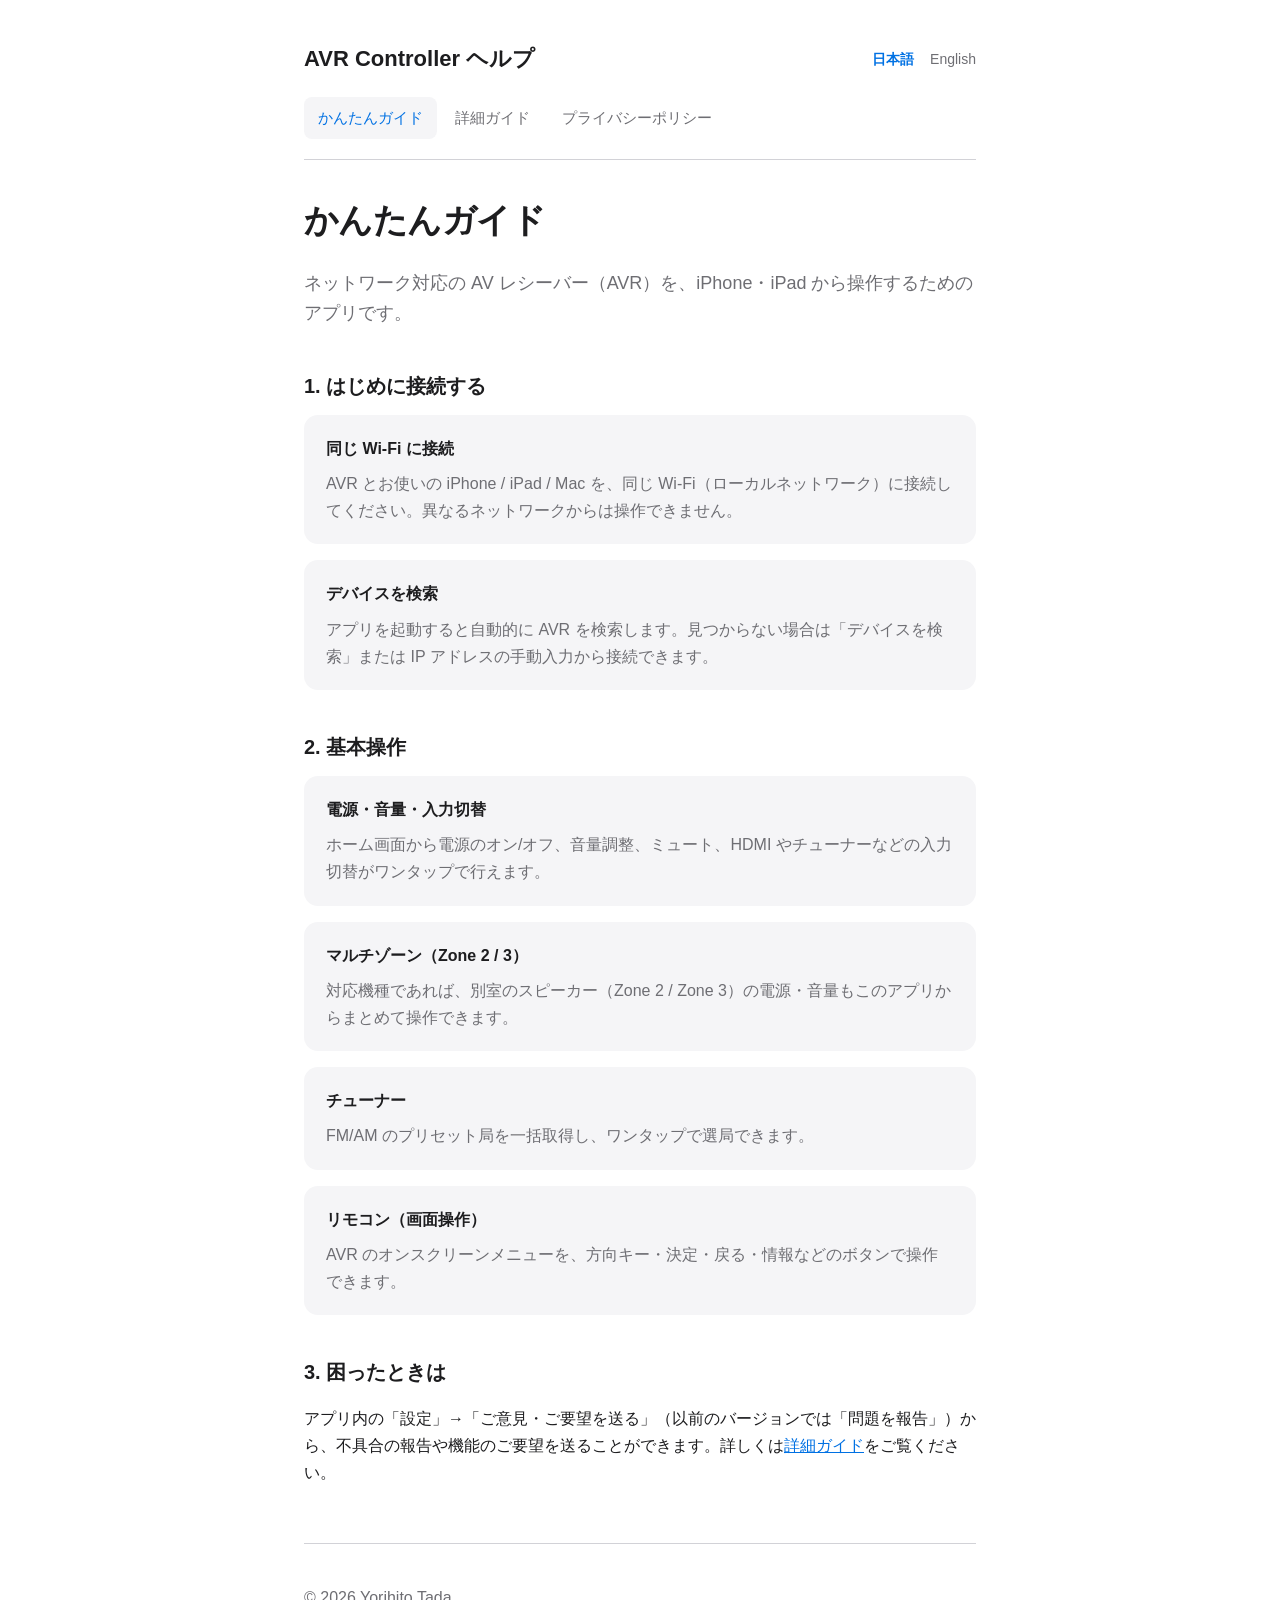
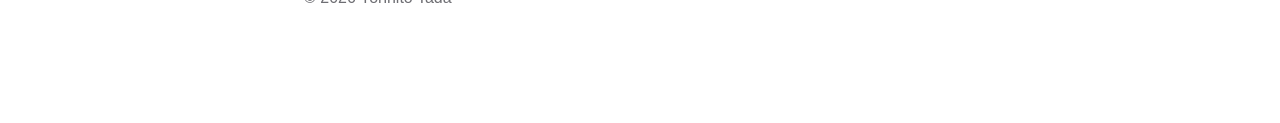
<file: help/index.html>
<!DOCTYPE html>
<html lang="ja">
<head>
<meta charset="UTF-8">
<meta name="viewport" content="width=device-width, initial-scale=1.0">
<title>使い方ガイド - AVR Controller</title>
<link rel="stylesheet" href="style.css">
</head>
<body>
<div class="wrap">
    <header class="site">
        <div class="title-row">
            <h1>AVR Controller ヘルプ</h1>
            <div class="lang-switch">
                <a href="index.html" class="current">日本語</a>
                <a href="en/index.html">English</a>
            </div>
        </div>
        <nav class="tabs">
            <a href="index.html" class="current">かんたんガイド</a>
            <a href="details.html">詳細ガイド</a>
            <a href="privacy.html">プライバシーポリシー</a>
        </nav>
    </header>

    <h1 class="page-title">かんたんガイド</h1>
    <p class="lede">ネットワーク対応の AV レシーバー（AVR）を、iPhone・iPad から操作するためのアプリです。</p>

    <h2>1. はじめに接続する</h2>
    <div class="card">
        <h3>同じ Wi-Fi に接続</h3>
        <p>AVR とお使いの iPhone / iPad / Mac を、同じ Wi-Fi（ローカルネットワーク）に接続してください。異なるネットワークからは操作できません。</p>
    </div>
    <div class="card">
        <h3>デバイスを検索</h3>
        <p>アプリを起動すると自動的に AVR を検索します。見つからない場合は「デバイスを検索」または IP アドレスの手動入力から接続できます。</p>
    </div>

    <h2>2. 基本操作</h2>
    <div class="card">
        <h3>電源・音量・入力切替</h3>
        <p>ホーム画面から電源のオン/オフ、音量調整、ミュート、HDMI やチューナーなどの入力切替がワンタップで行えます。</p>
    </div>
    <div class="card">
        <h3>マルチゾーン（Zone 2 / 3）</h3>
        <p>対応機種であれば、別室のスピーカー（Zone 2 / Zone 3）の電源・音量もこのアプリからまとめて操作できます。</p>
    </div>
    <div class="card">
        <h3>チューナー</h3>
        <p>FM/AM のプリセット局を一括取得し、ワンタップで選局できます。</p>
    </div>
    <div class="card">
        <h3>リモコン（画面操作）</h3>
        <p>AVR のオンスクリーンメニューを、方向キー・決定・戻る・情報などのボタンで操作できます。</p>
    </div>

    <h2>3. 困ったときは</h2>
    <p>アプリ内の「設定」→「ご意見・ご要望を送る」（以前のバージョンでは「問題を報告」）から、不具合の報告や機能のご要望を送ることができます。詳しくは<a href="details.html">詳細ガイド</a>をご覧ください。</p>

    <footer class="site">
        <p>© 2026 Yorihito Tada</p>
    </footer>
</div>
</body>
</html>
</file>
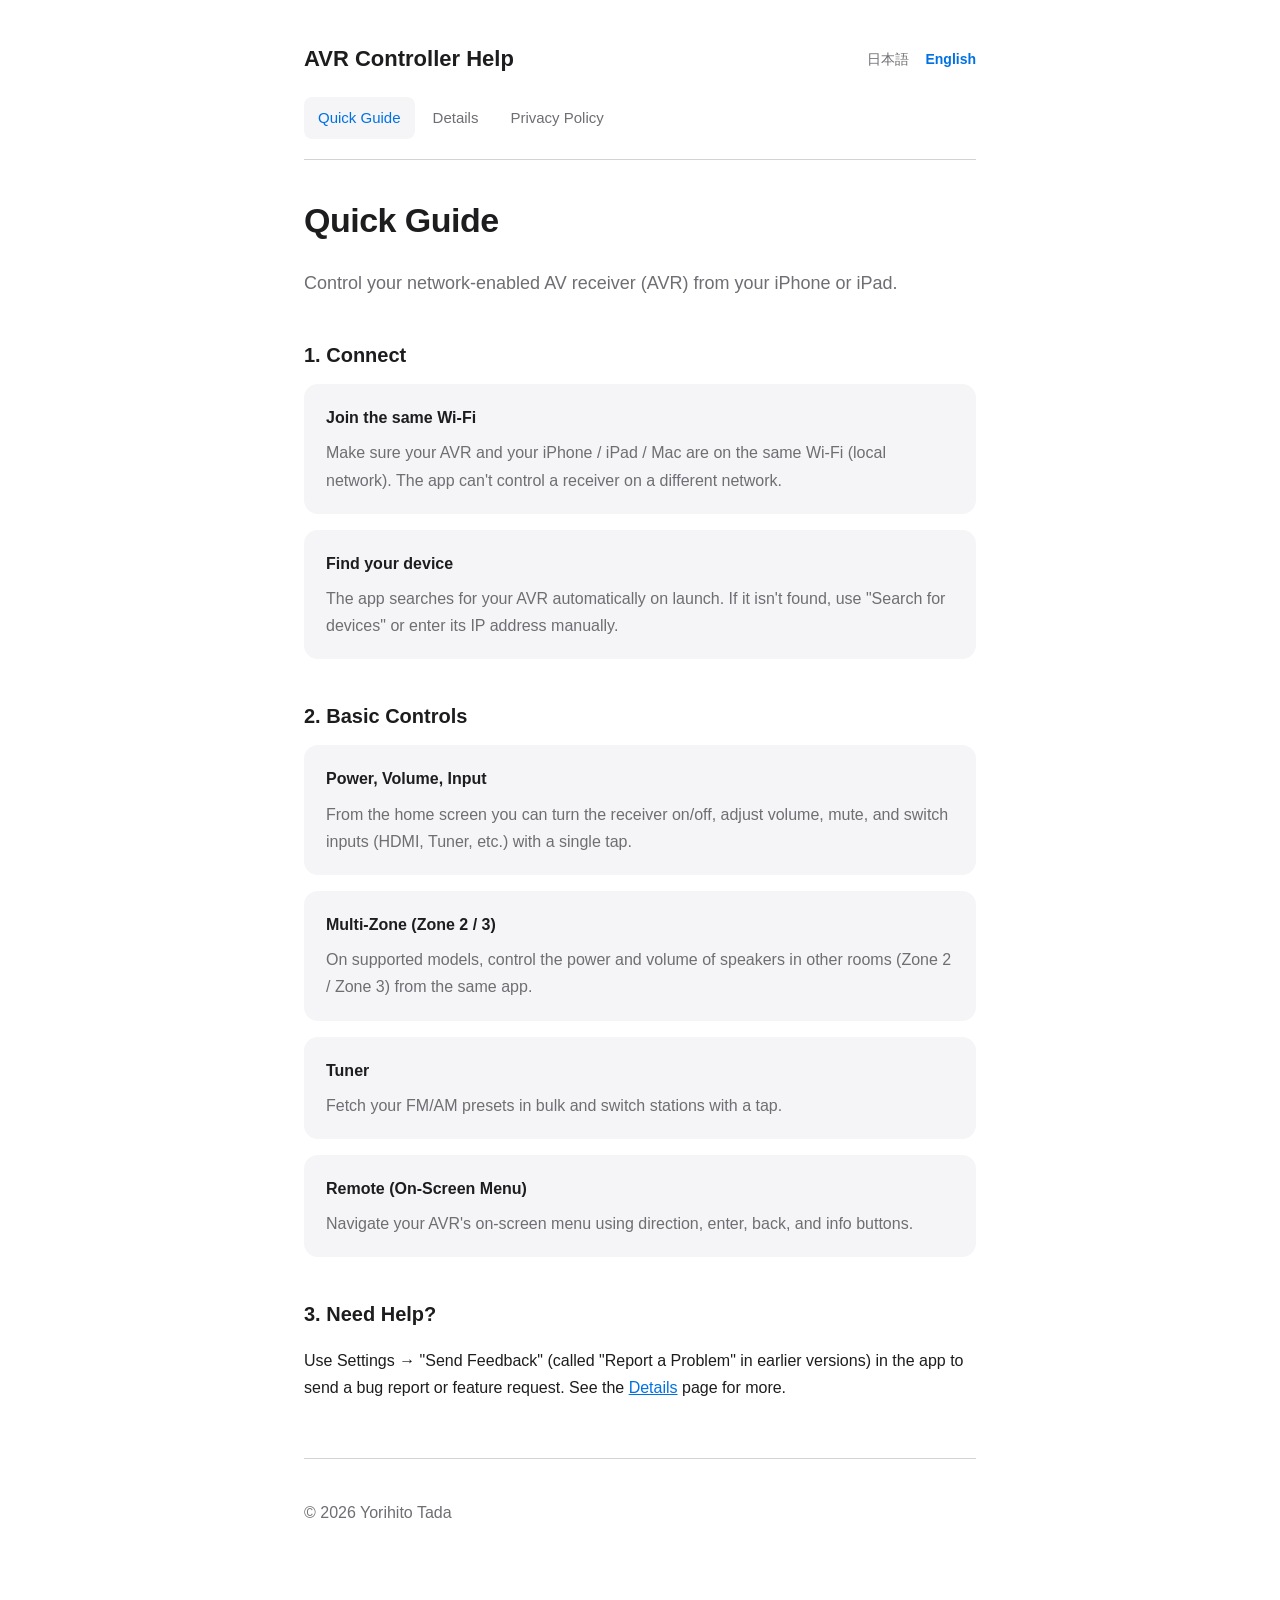
<file: help/en/index.html>
<!DOCTYPE html>
<html lang="en">
<head>
<meta charset="UTF-8">
<meta name="viewport" content="width=device-width, initial-scale=1.0">
<title>Guide - AVR Controller</title>
<link rel="stylesheet" href="../style.css">
</head>
<body>
<div class="wrap">
    <header class="site">
        <div class="title-row">
            <h1>AVR Controller Help</h1>
            <div class="lang-switch">
                <a href="../index.html">日本語</a>
                <a href="index.html" class="current">English</a>
            </div>
        </div>
        <nav class="tabs">
            <a href="index.html" class="current">Quick Guide</a>
            <a href="details.html">Details</a>
            <a href="privacy.html">Privacy Policy</a>
        </nav>
    </header>

    <h1 class="page-title">Quick Guide</h1>
    <p class="lede">Control your network-enabled AV receiver (AVR) from your iPhone or iPad.</p>

    <h2>1. Connect</h2>
    <div class="card">
        <h3>Join the same Wi-Fi</h3>
        <p>Make sure your AVR and your iPhone / iPad / Mac are on the same Wi-Fi (local network). The app can't control a receiver on a different network.</p>
    </div>
    <div class="card">
        <h3>Find your device</h3>
        <p>The app searches for your AVR automatically on launch. If it isn't found, use "Search for devices" or enter its IP address manually.</p>
    </div>

    <h2>2. Basic Controls</h2>
    <div class="card">
        <h3>Power, Volume, Input</h3>
        <p>From the home screen you can turn the receiver on/off, adjust volume, mute, and switch inputs (HDMI, Tuner, etc.) with a single tap.</p>
    </div>
    <div class="card">
        <h3>Multi-Zone (Zone 2 / 3)</h3>
        <p>On supported models, control the power and volume of speakers in other rooms (Zone 2 / Zone 3) from the same app.</p>
    </div>
    <div class="card">
        <h3>Tuner</h3>
        <p>Fetch your FM/AM presets in bulk and switch stations with a tap.</p>
    </div>
    <div class="card">
        <h3>Remote (On-Screen Menu)</h3>
        <p>Navigate your AVR's on-screen menu using direction, enter, back, and info buttons.</p>
    </div>

    <h2>3. Need Help?</h2>
    <p>Use Settings → "Send Feedback" (called "Report a Problem" in earlier versions) in the app to send a bug report or feature request. See the <a href="details.html">Details</a> page for more.</p>

    <footer class="site">
        <p>© 2026 Yorihito Tada</p>
    </footer>
</div>
</body>
</html>
</file>
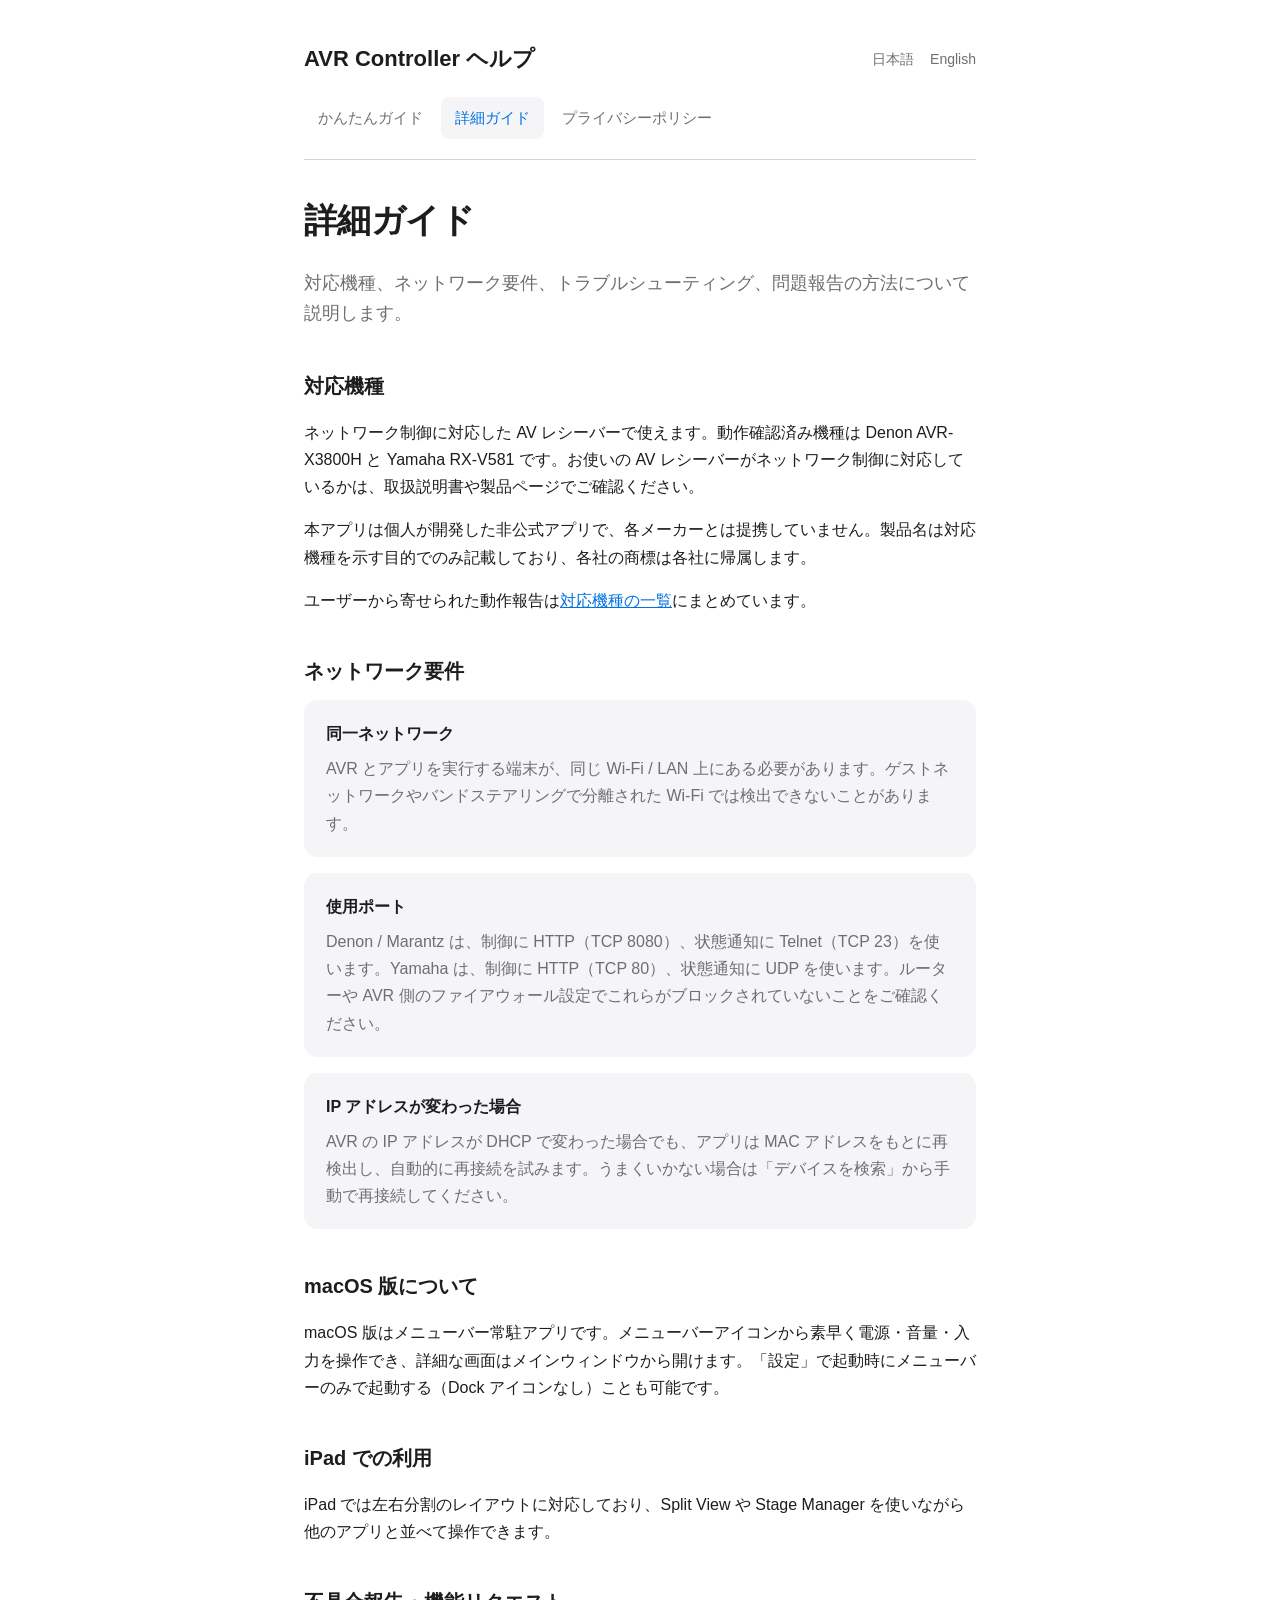
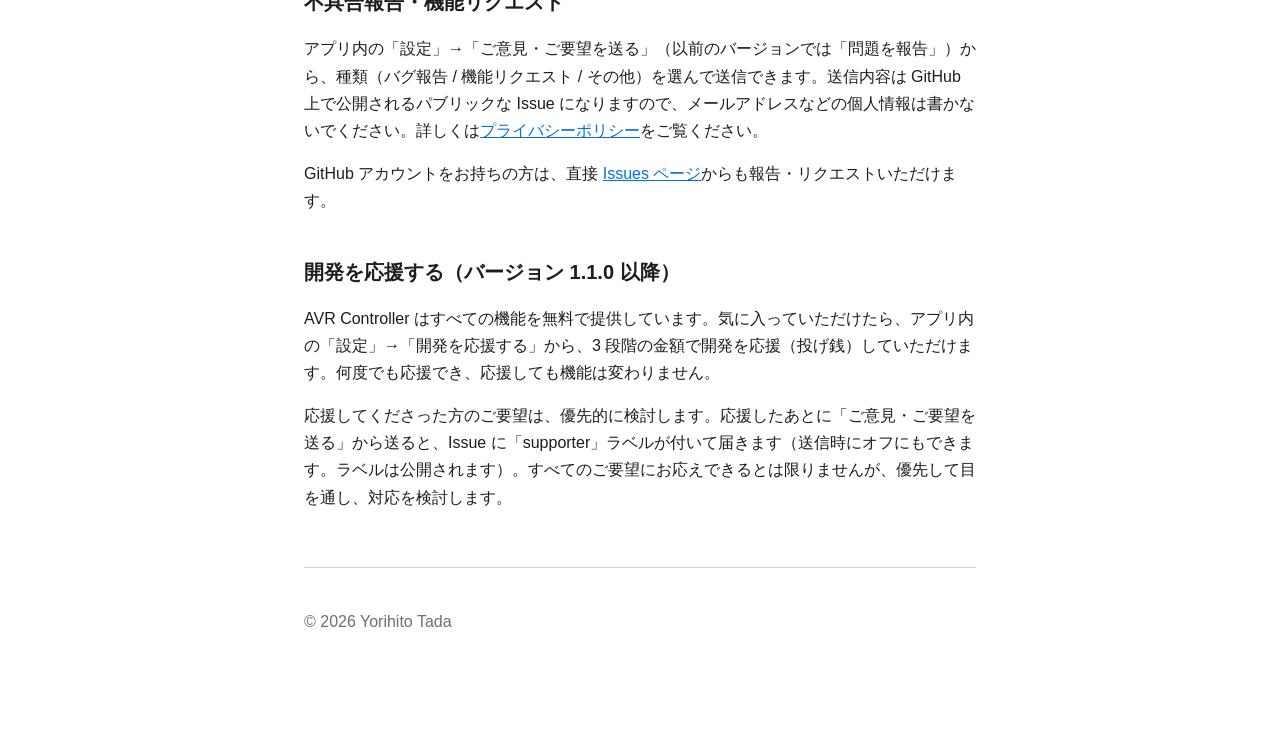
<file: help/details.html>
<!DOCTYPE html>
<html lang="ja">
<head>
<meta charset="UTF-8">
<meta name="viewport" content="width=device-width, initial-scale=1.0">
<title>詳細ガイド - AVR Controller</title>
<link rel="stylesheet" href="style.css">
</head>
<body>
<div class="wrap">
    <header class="site">
        <div class="title-row">
            <h1>AVR Controller ヘルプ</h1>
            <div class="lang-switch">
                <a href="index.html">日本語</a>
                <a href="en/details.html">English</a>
            </div>
        </div>
        <nav class="tabs">
            <a href="index.html">かんたんガイド</a>
            <a href="details.html" class="current">詳細ガイド</a>
            <a href="privacy.html">プライバシーポリシー</a>
        </nav>
    </header>

    <h1 class="page-title">詳細ガイド</h1>
    <p class="lede">対応機種、ネットワーク要件、トラブルシューティング、問題報告の方法について説明します。</p>

    <h2>対応機種</h2>
    <p>ネットワーク制御に対応した AV レシーバーで使えます。動作確認済み機種は Denon AVR-X3800H と Yamaha RX-V581 です。お使いの AV レシーバーがネットワーク制御に対応しているかは、取扱説明書や製品ページでご確認ください。</p>
    <p>本アプリは個人が開発した非公式アプリで、各メーカーとは提携していません。製品名は対応機種を示す目的でのみ記載しており、各社の商標は各社に帰属します。</p>
    <p>ユーザーから寄せられた動作報告は<a href="compatibility.html">対応機種の一覧</a>にまとめています。</p>

    <h2>ネットワーク要件</h2>
    <div class="card">
        <h3>同一ネットワーク</h3>
        <p>AVR とアプリを実行する端末が、同じ Wi-Fi / LAN 上にある必要があります。ゲストネットワークやバンドステアリングで分離された Wi-Fi では検出できないことがあります。</p>
    </div>
    <div class="card">
        <h3>使用ポート</h3>
        <p>Denon / Marantz は、制御に HTTP（TCP 8080）、状態通知に Telnet（TCP 23）を使います。Yamaha は、制御に HTTP（TCP 80）、状態通知に UDP を使います。ルーターや AVR 側のファイアウォール設定でこれらがブロックされていないことをご確認ください。</p>
    </div>
    <div class="card">
        <h3>IP アドレスが変わった場合</h3>
        <p>AVR の IP アドレスが DHCP で変わった場合でも、アプリは MAC アドレスをもとに再検出し、自動的に再接続を試みます。うまくいかない場合は「デバイスを検索」から手動で再接続してください。</p>
    </div>

    <h2>macOS 版について</h2>
    <p>macOS 版はメニューバー常駐アプリです。メニューバーアイコンから素早く電源・音量・入力を操作でき、詳細な画面はメインウィンドウから開けます。「設定」で起動時にメニューバーのみで起動する（Dock アイコンなし）ことも可能です。</p>

    <h2>iPad での利用</h2>
    <p>iPad では左右分割のレイアウトに対応しており、Split View や Stage Manager を使いながら他のアプリと並べて操作できます。</p>

    <h2>不具合報告・機能リクエスト</h2>
    <p>アプリ内の「設定」→「ご意見・ご要望を送る」（以前のバージョンでは「問題を報告」）から、種類（バグ報告 / 機能リクエスト / その他）を選んで送信できます。送信内容は GitHub 上で公開されるパブリックな Issue になりますので、メールアドレスなどの個人情報は書かないでください。詳しくは<a href="privacy.html">プライバシーポリシー</a>をご覧ください。</p>
    <p>GitHub アカウントをお持ちの方は、直接 <a href="https://github.com/Yorihito/symmetrical-carnival/issues">Issues ページ</a>からも報告・リクエストいただけます。</p>

    <h2>開発を応援する（バージョン 1.1.0 以降）</h2>
    <p>AVR Controller はすべての機能を無料で提供しています。気に入っていただけたら、アプリ内の「設定」→「開発を応援する」から、3 段階の金額で開発を応援（投げ銭）していただけます。何度でも応援でき、応援しても機能は変わりません。</p>
    <p>応援してくださった方のご要望は、優先的に検討します。応援したあとに「ご意見・ご要望を送る」から送ると、Issue に「supporter」ラベルが付いて届きます（送信時にオフにもできます。ラベルは公開されます）。すべてのご要望にお応えできるとは限りませんが、優先して目を通し、対応を検討します。</p>

    <footer class="site">
        <p>© 2026 Yorihito Tada</p>
    </footer>
</div>
</body>
</html>
</file>
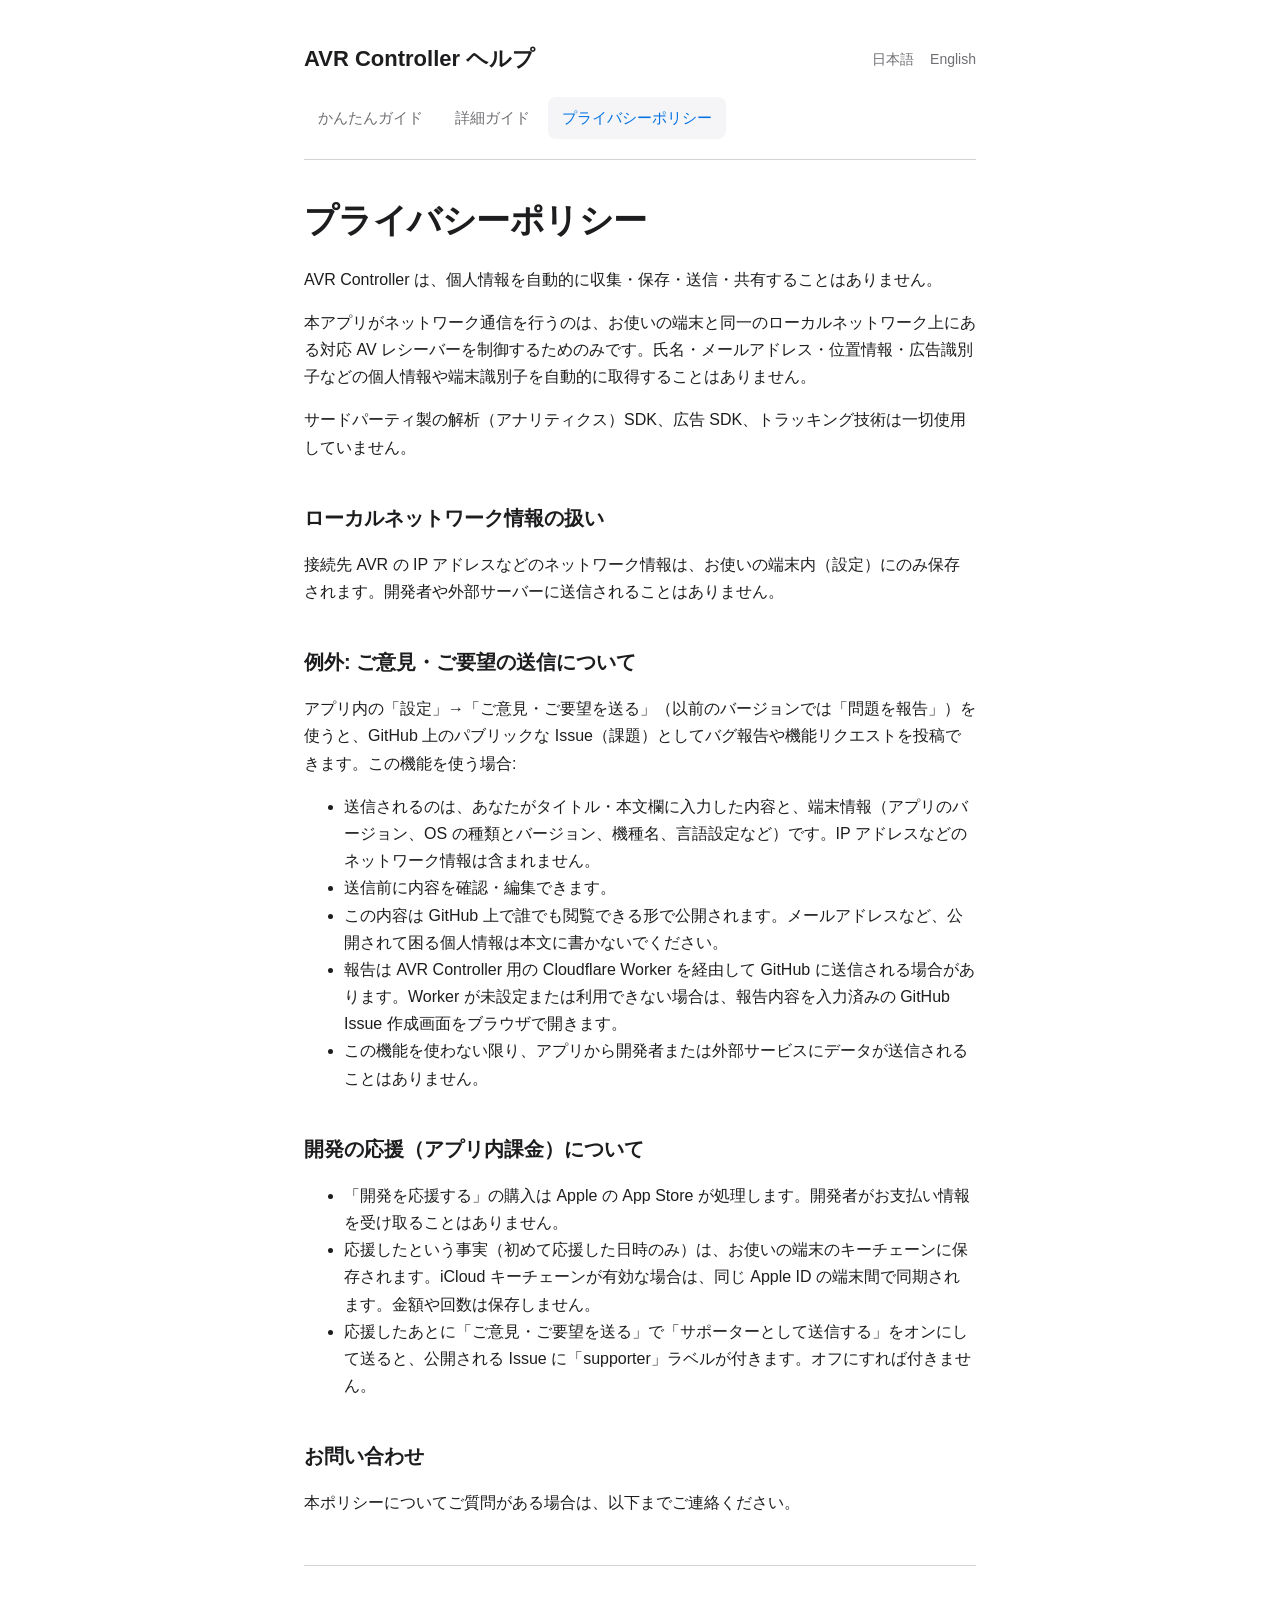
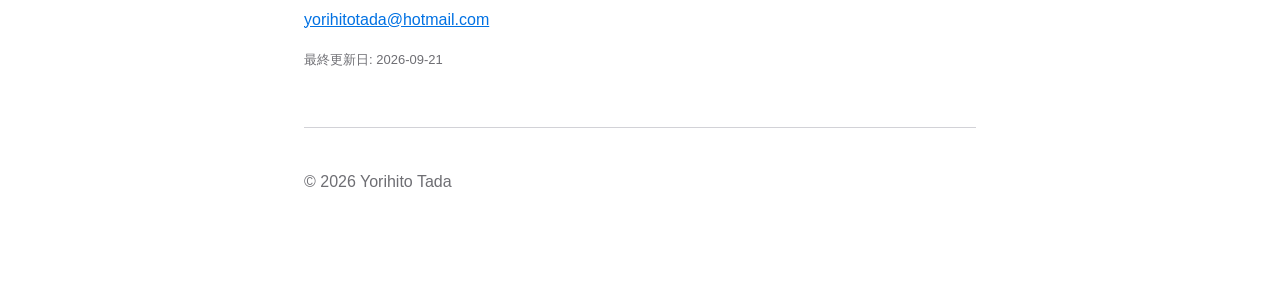
<file: help/privacy.html>
<!DOCTYPE html>
<html lang="ja">
<head>
<meta charset="UTF-8">
<meta name="viewport" content="width=device-width, initial-scale=1.0">
<title>プライバシーポリシー - AVR Controller</title>
<link rel="stylesheet" href="style.css">
</head>
<body>
<div class="wrap">
    <header class="site">
        <div class="title-row">
            <h1>AVR Controller ヘルプ</h1>
            <div class="lang-switch">
                <a href="index.html">日本語</a>
                <a href="en/privacy.html">English</a>
            </div>
        </div>
        <nav class="tabs">
            <a href="index.html">かんたんガイド</a>
            <a href="details.html">詳細ガイド</a>
            <a href="privacy.html" class="current">プライバシーポリシー</a>
        </nav>
    </header>

    <h1 class="page-title">プライバシーポリシー</h1>

    <p>AVR Controller は、個人情報を自動的に収集・保存・送信・共有することはありません。</p>

    <p>本アプリがネットワーク通信を行うのは、お使いの端末と同一のローカルネットワーク上にある対応 AV レシーバーを制御するためのみです。氏名・メールアドレス・位置情報・広告識別子などの個人情報や端末識別子を自動的に取得することはありません。</p>

    <p>サードパーティ製の解析（アナリティクス）SDK、広告 SDK、トラッキング技術は一切使用していません。</p>

    <h2>ローカルネットワーク情報の扱い</h2>
    <p>接続先 AVR の IP アドレスなどのネットワーク情報は、お使いの端末内（設定）にのみ保存されます。開発者や外部サーバーに送信されることはありません。</p>

    <h2>例外: ご意見・ご要望の送信について</h2>
    <p>アプリ内の「設定」→「ご意見・ご要望を送る」（以前のバージョンでは「問題を報告」）を使うと、GitHub 上のパブリックな Issue（課題）としてバグ報告や機能リクエストを投稿できます。この機能を使う場合:</p>
    <ul>
        <li>送信されるのは、あなたがタイトル・本文欄に入力した内容と、端末情報（アプリのバージョン、OS の種類とバージョン、機種名、言語設定など）です。IP アドレスなどのネットワーク情報は含まれません。</li>
        <li>送信前に内容を確認・編集できます。</li>
        <li>この内容は GitHub 上で誰でも閲覧できる形で公開されます。メールアドレスなど、公開されて困る個人情報は本文に書かないでください。</li>
        <li>報告は AVR Controller 用の Cloudflare Worker を経由して GitHub に送信される場合があります。Worker が未設定または利用できない場合は、報告内容を入力済みの GitHub Issue 作成画面をブラウザで開きます。</li>
        <li>この機能を使わない限り、アプリから開発者または外部サービスにデータが送信されることはありません。</li>
    </ul>

    <h2>開発の応援（アプリ内課金）について</h2>
    <ul>
        <li>「開発を応援する」の購入は Apple の App Store が処理します。開発者がお支払い情報を受け取ることはありません。</li>
        <li>応援したという事実（初めて応援した日時のみ）は、お使いの端末のキーチェーンに保存されます。iCloud キーチェーンが有効な場合は、同じ Apple ID の端末間で同期されます。金額や回数は保存しません。</li>
        <li>応援したあとに「ご意見・ご要望を送る」で「サポーターとして送信する」をオンにして送ると、公開される Issue に「supporter」ラベルが付きます。オフにすれば付きません。</li>
    </ul>

    <h2>お問い合わせ</h2>
    <p>本ポリシーについてご質問がある場合は、以下までご連絡ください。</p>

    <div class="contact-box">
        <p><a href="mailto:yorihitotada@hotmail.com">yorihitotada@hotmail.com</a></p>
        <p class="effective-date">最終更新日: 2026-09-21</p>
    </div>

    <footer class="site">
        <p>© 2026 Yorihito Tada</p>
    </footer>
</div>
</body>
</html>
</file>
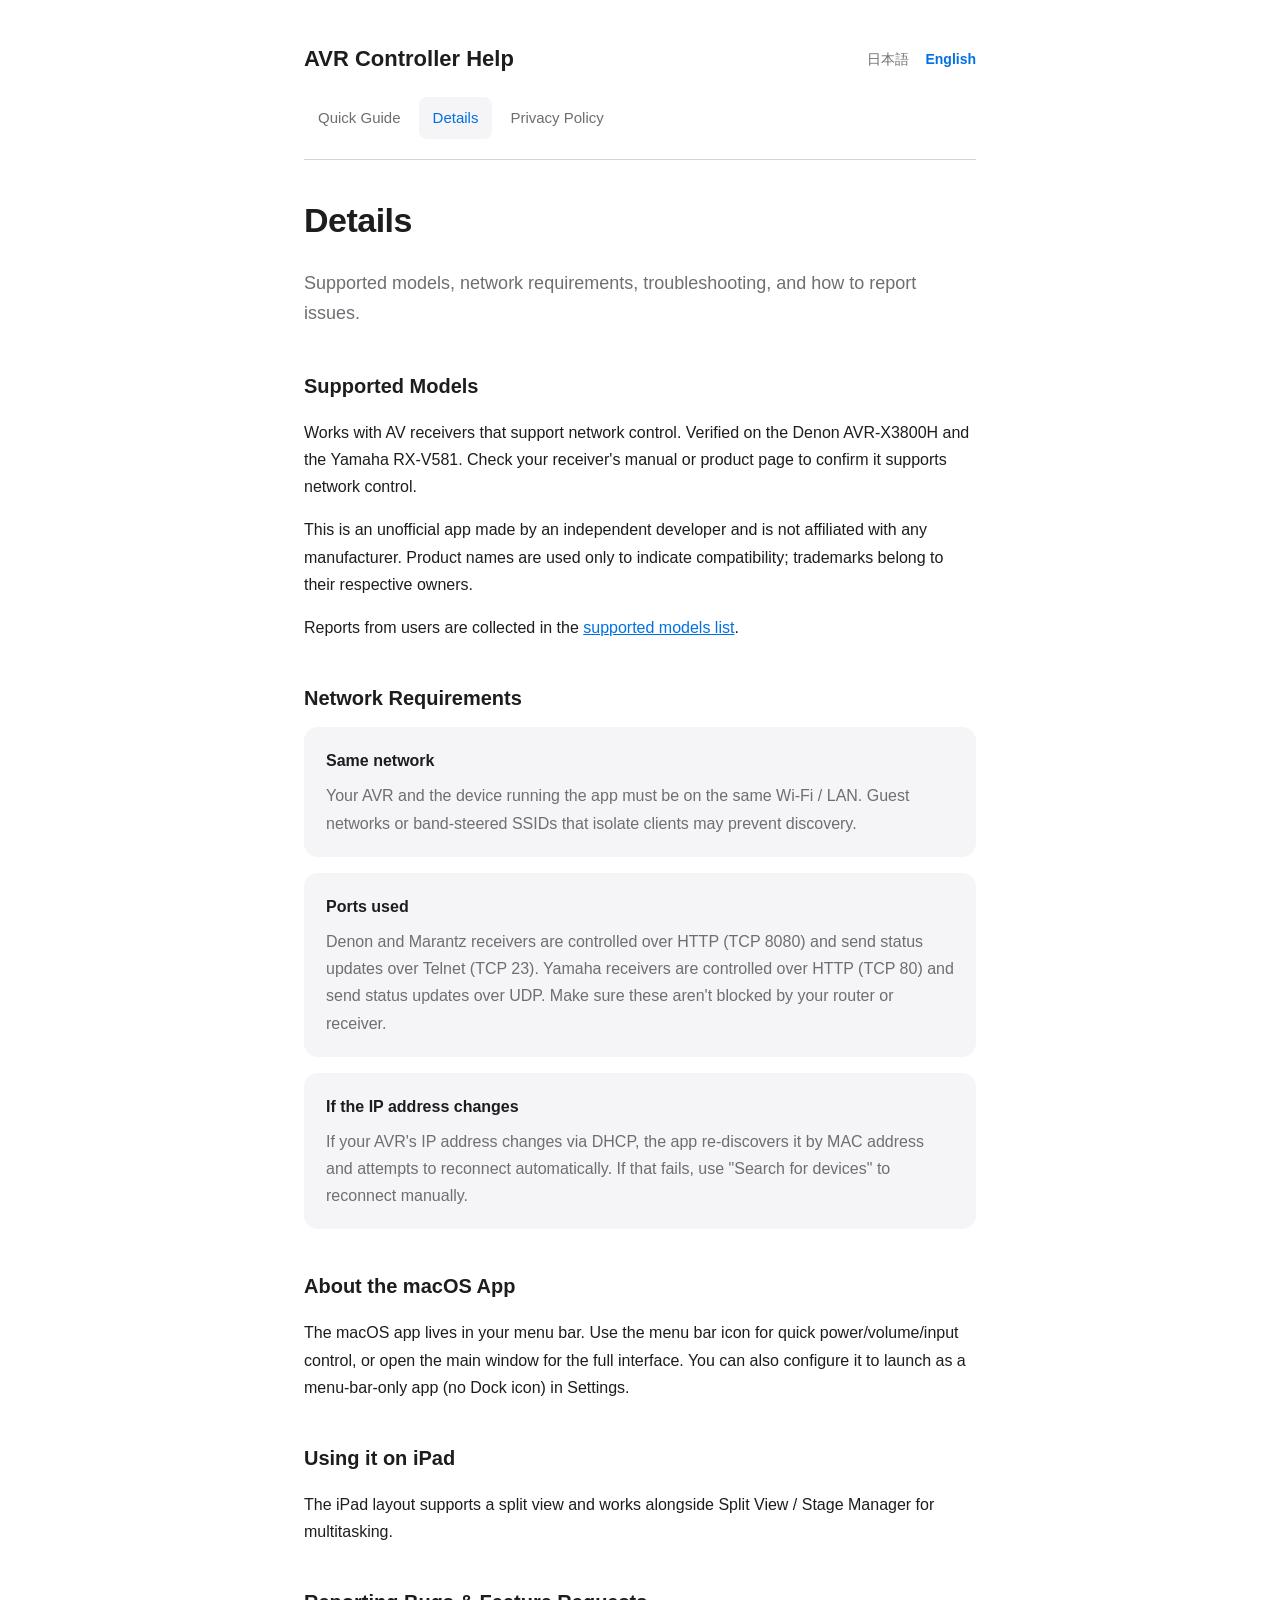
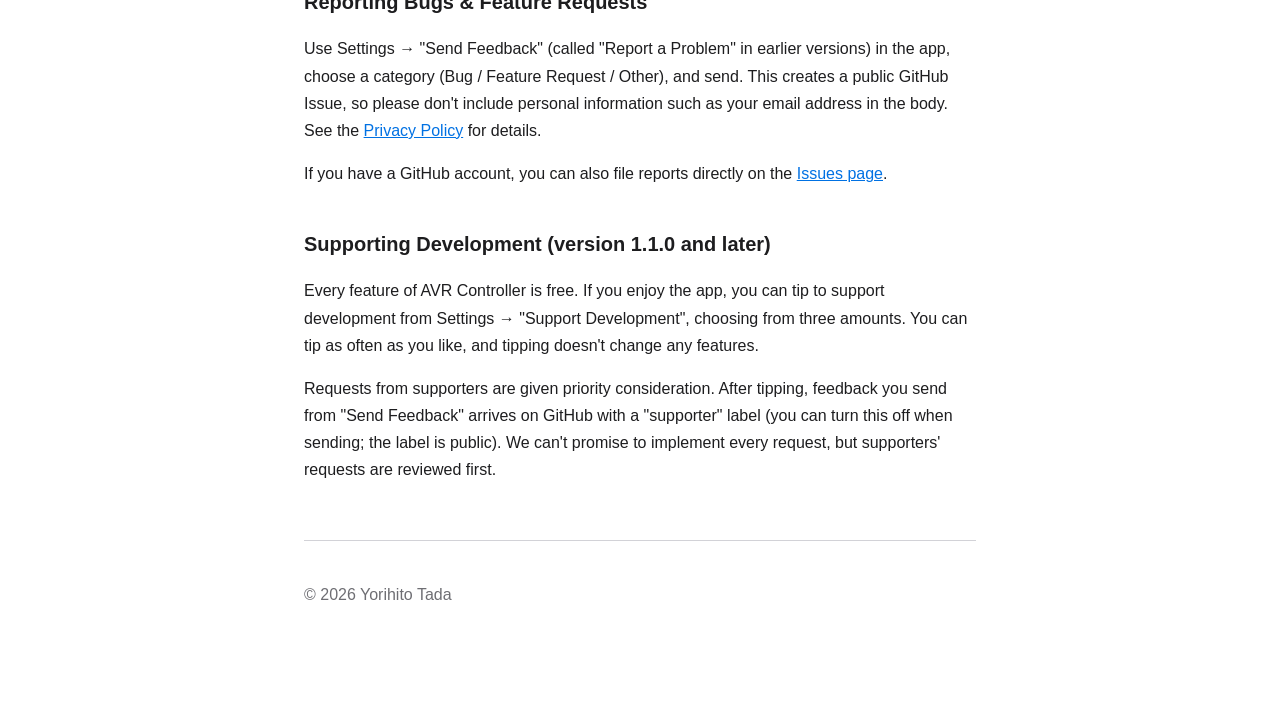
<file: help/en/details.html>
<!DOCTYPE html>
<html lang="en">
<head>
<meta charset="UTF-8">
<meta name="viewport" content="width=device-width, initial-scale=1.0">
<title>Details - AVR Controller</title>
<link rel="stylesheet" href="../style.css">
</head>
<body>
<div class="wrap">
    <header class="site">
        <div class="title-row">
            <h1>AVR Controller Help</h1>
            <div class="lang-switch">
                <a href="../index.html">日本語</a>
                <a href="details.html" class="current">English</a>
            </div>
        </div>
        <nav class="tabs">
            <a href="index.html">Quick Guide</a>
            <a href="details.html" class="current">Details</a>
            <a href="privacy.html">Privacy Policy</a>
        </nav>
    </header>

    <h1 class="page-title">Details</h1>
    <p class="lede">Supported models, network requirements, troubleshooting, and how to report issues.</p>

    <h2>Supported Models</h2>
    <p>Works with AV receivers that support network control. Verified on the Denon AVR-X3800H and the Yamaha RX-V581. Check your receiver's manual or product page to confirm it supports network control.</p>
    <p>This is an unofficial app made by an independent developer and is not affiliated with any manufacturer. Product names are used only to indicate compatibility; trademarks belong to their respective owners.</p>
    <p>Reports from users are collected in the <a href="compatibility.html">supported models list</a>.</p>

    <h2>Network Requirements</h2>
    <div class="card">
        <h3>Same network</h3>
        <p>Your AVR and the device running the app must be on the same Wi-Fi / LAN. Guest networks or band-steered SSIDs that isolate clients may prevent discovery.</p>
    </div>
    <div class="card">
        <h3>Ports used</h3>
        <p>Denon and Marantz receivers are controlled over HTTP (TCP 8080) and send status updates over Telnet (TCP 23). Yamaha receivers are controlled over HTTP (TCP 80) and send status updates over UDP. Make sure these aren't blocked by your router or receiver.</p>
    </div>
    <div class="card">
        <h3>If the IP address changes</h3>
        <p>If your AVR's IP address changes via DHCP, the app re-discovers it by MAC address and attempts to reconnect automatically. If that fails, use "Search for devices" to reconnect manually.</p>
    </div>

    <h2>About the macOS App</h2>
    <p>The macOS app lives in your menu bar. Use the menu bar icon for quick power/volume/input control, or open the main window for the full interface. You can also configure it to launch as a menu-bar-only app (no Dock icon) in Settings.</p>

    <h2>Using it on iPad</h2>
    <p>The iPad layout supports a split view and works alongside Split View / Stage Manager for multitasking.</p>

    <h2>Reporting Bugs & Feature Requests</h2>
    <p>Use Settings → "Send Feedback" (called "Report a Problem" in earlier versions) in the app, choose a category (Bug / Feature Request / Other), and send. This creates a public GitHub Issue, so please don't include personal information such as your email address in the body. See the <a href="privacy.html">Privacy Policy</a> for details.</p>
    <p>If you have a GitHub account, you can also file reports directly on the <a href="https://github.com/Yorihito/symmetrical-carnival/issues">Issues page</a>.</p>

    <h2>Supporting Development (version 1.1.0 and later)</h2>
    <p>Every feature of AVR Controller is free. If you enjoy the app, you can tip to support development from Settings → "Support Development", choosing from three amounts. You can tip as often as you like, and tipping doesn't change any features.</p>
    <p>Requests from supporters are given priority consideration. After tipping, feedback you send from "Send Feedback" arrives on GitHub with a "supporter" label (you can turn this off when sending; the label is public). We can't promise to implement every request, but supporters' requests are reviewed first.</p>

    <footer class="site">
        <p>© 2026 Yorihito Tada</p>
    </footer>
</div>
</body>
</html>
</file>
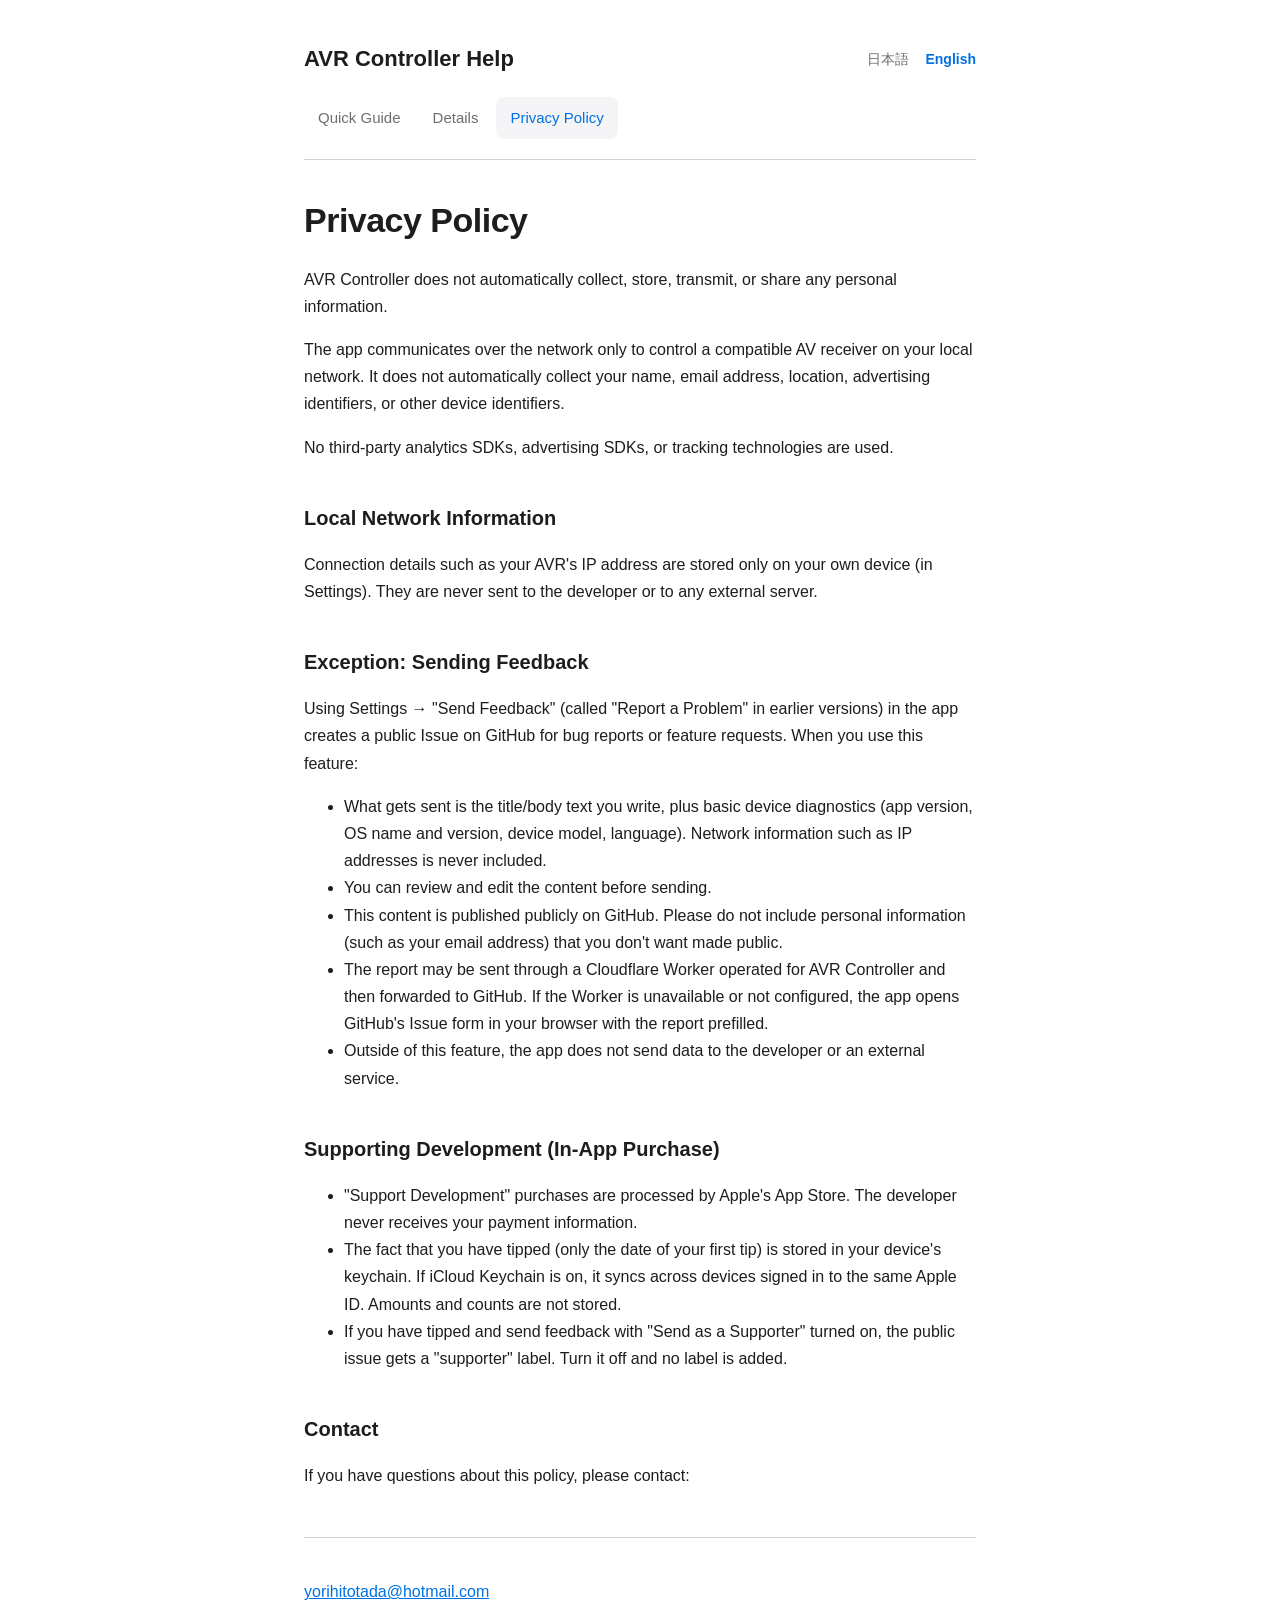
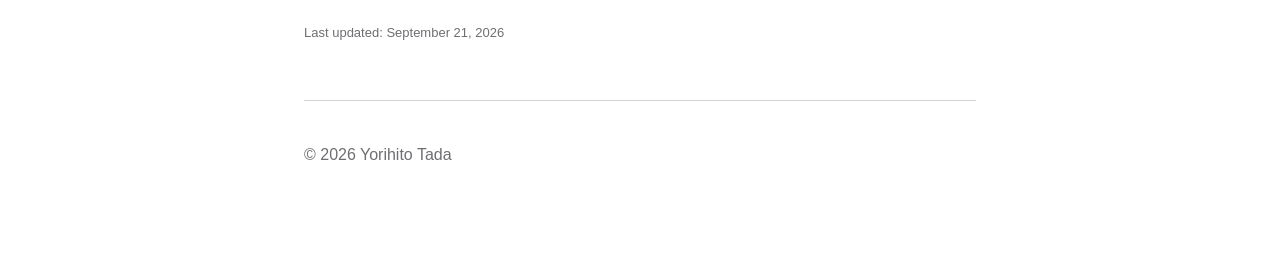
<file: help/en/privacy.html>
<!DOCTYPE html>
<html lang="en">
<head>
<meta charset="UTF-8">
<meta name="viewport" content="width=device-width, initial-scale=1.0">
<title>Privacy Policy - AVR Controller</title>
<link rel="stylesheet" href="../style.css">
</head>
<body>
<div class="wrap">
    <header class="site">
        <div class="title-row">
            <h1>AVR Controller Help</h1>
            <div class="lang-switch">
                <a href="../index.html">日本語</a>
                <a href="privacy.html" class="current">English</a>
            </div>
        </div>
        <nav class="tabs">
            <a href="index.html">Quick Guide</a>
            <a href="details.html">Details</a>
            <a href="privacy.html" class="current">Privacy Policy</a>
        </nav>
    </header>

    <h1 class="page-title">Privacy Policy</h1>

    <p>AVR Controller does not automatically collect, store, transmit, or share any personal information.</p>

    <p>The app communicates over the network only to control a compatible AV receiver on your local network. It does not automatically collect your name, email address, location, advertising identifiers, or other device identifiers.</p>

    <p>No third-party analytics SDKs, advertising SDKs, or tracking technologies are used.</p>

    <h2>Local Network Information</h2>
    <p>Connection details such as your AVR's IP address are stored only on your own device (in Settings). They are never sent to the developer or to any external server.</p>

    <h2>Exception: Sending Feedback</h2>
    <p>Using Settings → "Send Feedback" (called "Report a Problem" in earlier versions) in the app creates a public Issue on GitHub for bug reports or feature requests. When you use this feature:</p>
    <ul>
        <li>What gets sent is the title/body text you write, plus basic device diagnostics (app version, OS name and version, device model, language). Network information such as IP addresses is never included.</li>
        <li>You can review and edit the content before sending.</li>
        <li>This content is published publicly on GitHub. Please do not include personal information (such as your email address) that you don't want made public.</li>
        <li>The report may be sent through a Cloudflare Worker operated for AVR Controller and then forwarded to GitHub. If the Worker is unavailable or not configured, the app opens GitHub's Issue form in your browser with the report prefilled.</li>
        <li>Outside of this feature, the app does not send data to the developer or an external service.</li>
    </ul>

    <h2>Supporting Development (In-App Purchase)</h2>
    <ul>
        <li>"Support Development" purchases are processed by Apple's App Store. The developer never receives your payment information.</li>
        <li>The fact that you have tipped (only the date of your first tip) is stored in your device's keychain. If iCloud Keychain is on, it syncs across devices signed in to the same Apple ID. Amounts and counts are not stored.</li>
        <li>If you have tipped and send feedback with "Send as a Supporter" turned on, the public issue gets a "supporter" label. Turn it off and no label is added.</li>
    </ul>

    <h2>Contact</h2>
    <p>If you have questions about this policy, please contact:</p>

    <div class="contact-box">
        <p><a href="mailto:yorihitotada@hotmail.com">yorihitotada@hotmail.com</a></p>
        <p class="effective-date">Last updated: September 21, 2026</p>
    </div>

    <footer class="site">
        <p>© 2026 Yorihito Tada</p>
    </footer>
</div>
</body>
</html>
</file>
<file: help/style.css>
:root {
    --bg-color: #ffffff;
    --text-color: #1d1d1f;
    --secondary-text: #6e6e73;
    --accent-color: #0071e3;
    --border-color: #d2d2d7;
    --card-bg: #f5f5f7;
}

@media (prefers-color-scheme: dark) {
    :root {
        --bg-color: #000000;
        --text-color: #f5f5f7;
        --secondary-text: #98989d;
        --accent-color: #2997ff;
        --border-color: #303032;
        --card-bg: #1c1c1e;
    }
}

* {
    box-sizing: border-box;
}

body {
    font-family: -apple-system, BlinkMacSystemFont, "Hiragino Sans", "Segoe UI", Roboto, Helvetica, Arial, sans-serif;
    background-color: var(--bg-color);
    color: var(--text-color);
    line-height: 1.7;
    margin: 0;
    padding: 0;
}

.wrap {
    max-width: 720px;
    margin: 0 auto;
    padding: 0 24px 96px;
}

header.site {
    padding: 40px 0 20px;
    border-bottom: 1px solid var(--border-color);
    margin-bottom: 32px;
}

header.site .title-row {
    display: flex;
    align-items: center;
    justify-content: space-between;
    flex-wrap: wrap;
    gap: 12px;
}

header.site h1 {
    font-size: 22px;
    font-weight: 700;
    margin: 0;
}

.lang-switch a {
    color: var(--secondary-text);
    text-decoration: none;
    font-size: 14px;
    margin-left: 12px;
}

.lang-switch a.current {
    color: var(--accent-color);
    font-weight: 600;
}

nav.tabs {
    display: flex;
    gap: 4px;
    margin-top: 20px;
}

nav.tabs a {
    text-decoration: none;
    color: var(--secondary-text);
    font-size: 15px;
    font-weight: 500;
    padding: 8px 14px;
    border-radius: 8px;
}

nav.tabs a.current {
    color: var(--accent-color);
    background: var(--card-bg);
}

h2 {
    font-size: 20px;
    font-weight: 700;
    margin-top: 40px;
    margin-bottom: 12px;
}

h1.page-title {
    font-size: 34px;
    font-weight: 700;
    letter-spacing: -0.015em;
    margin: 0 0 8px;
}

p.lede {
    font-size: 18px;
    color: var(--secondary-text);
    margin-bottom: 32px;
}

p, li {
    font-size: 16px;
}

.card {
    background: var(--card-bg);
    border-radius: 14px;
    padding: 20px 22px;
    margin-bottom: 16px;
}

.card h3 {
    margin: 0 0 8px;
    font-size: 16px;
}

.card p {
    margin: 0;
    color: var(--secondary-text);
}

a {
    color: var(--accent-color);
}

.contact-box {
    margin-top: 48px;
    padding-top: 24px;
    border-top: 1px solid var(--border-color);
}

.effective-date {
    font-size: 13px;
    color: var(--secondary-text);
    margin-top: 12px;
}

footer.site {
    margin-top: 56px;
    padding-top: 24px;
    border-top: 1px solid var(--border-color);
    color: var(--secondary-text);
    font-size: 13px;
}
</file>
